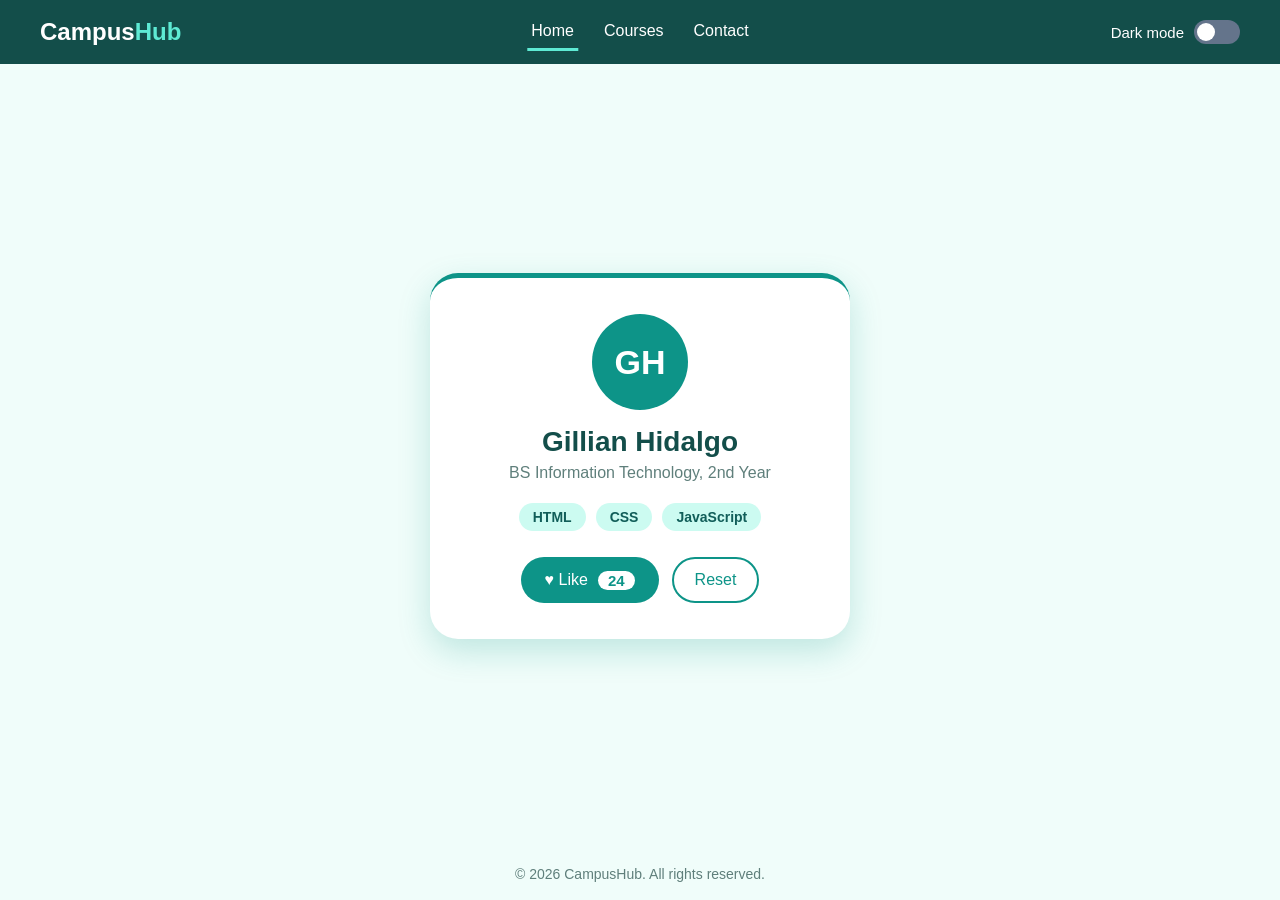
<file: index.html>
<!DOCTYPE html>
<html lang="en">
<head>
    <meta charset="UTF-8">
    <meta name="viewport" content="width=device-width, initial-scale=1.0">
    <title>CampusHub</title>
    <link rel="stylesheet" href="styles.css">
</head>
<body>

    <header>
        <a href="#" class="logo">Campus<span>Hub</span></a>

        <nav aria-label="Main navigation">
            <a href="#home" class="nav-link active">Home</a>
            <a href="#courses" class="nav-link">Courses</a>
            <a href="#contact" class="nav-link">Contact</a>
        </nav>

        <!-- NEW: dark mode switch (a real checkbox, styled as a switch) -->
        <label class="theme-switch">
            <span>Dark mode</span>
            <input type="checkbox" id="themeToggle" role="switch">
            <span class="slider"></span>
        </label>
    </header>

    <main>
        <!-- HOME panel: the profile card from the target image (shown by default) -->
        <div class="panel active" id="home">
            <section class="card" id="about">
                <div class="avatar">GH</div>
                <h1 class="name">Gillian Hidalgo</h1>
                <p class="intro">BS Information Technology, 2nd Year</p>

                <ul class="skills-list">
                    <li>HTML</li>
                    <li>CSS</li>
                    <li>JavaScript</li>
                </ul>

                <!-- NEW: the two buttons -->
                <div class="actions">
                    <button type="button" class="btn btn-primary" id="likeBtn">&hearts; Like <span class="count" id="likeCount">24</span></button>
                    <button type="button" class="btn btn-outline" id="resetBtn">Reset</button>
                </div>
            </section>
        </div>

        <!-- COURSES panel -->
        <div class="panel" id="courses">
            <section class="card">
                <h2>My Courses</h2>
                <ul class="course-list">
                    <li>IT 110 &ndash; Web Development Fundamentals</li>
                    <li>Programming Fundamentals</li>
                    <li>Computer Fundamentals</li>
                </ul>
            </section>
        </div>

        <!-- CONTACT panel -->
        <div class="panel" id="contact">
            <section class="card">
                <h2>Contact Me</h2>
                <form id="contactForm">
                    <input type="text" id="contactName" placeholder="Your name" required autocomplete="off">
                    <textarea id="contactMsg" placeholder="Your message" rows="3" required></textarea>
                    <button type="submit" class="btn btn-primary">Send</button>
                </form>
                <p id="contactStatus" class="status"></p>
            </section>
        </div>
    </main>

    <footer>
        <p>&copy; 2026 CampusHub. All rights reserved.</p>
    </footer>

    <script src="script.js"></script>
</body>
</html>
</file>
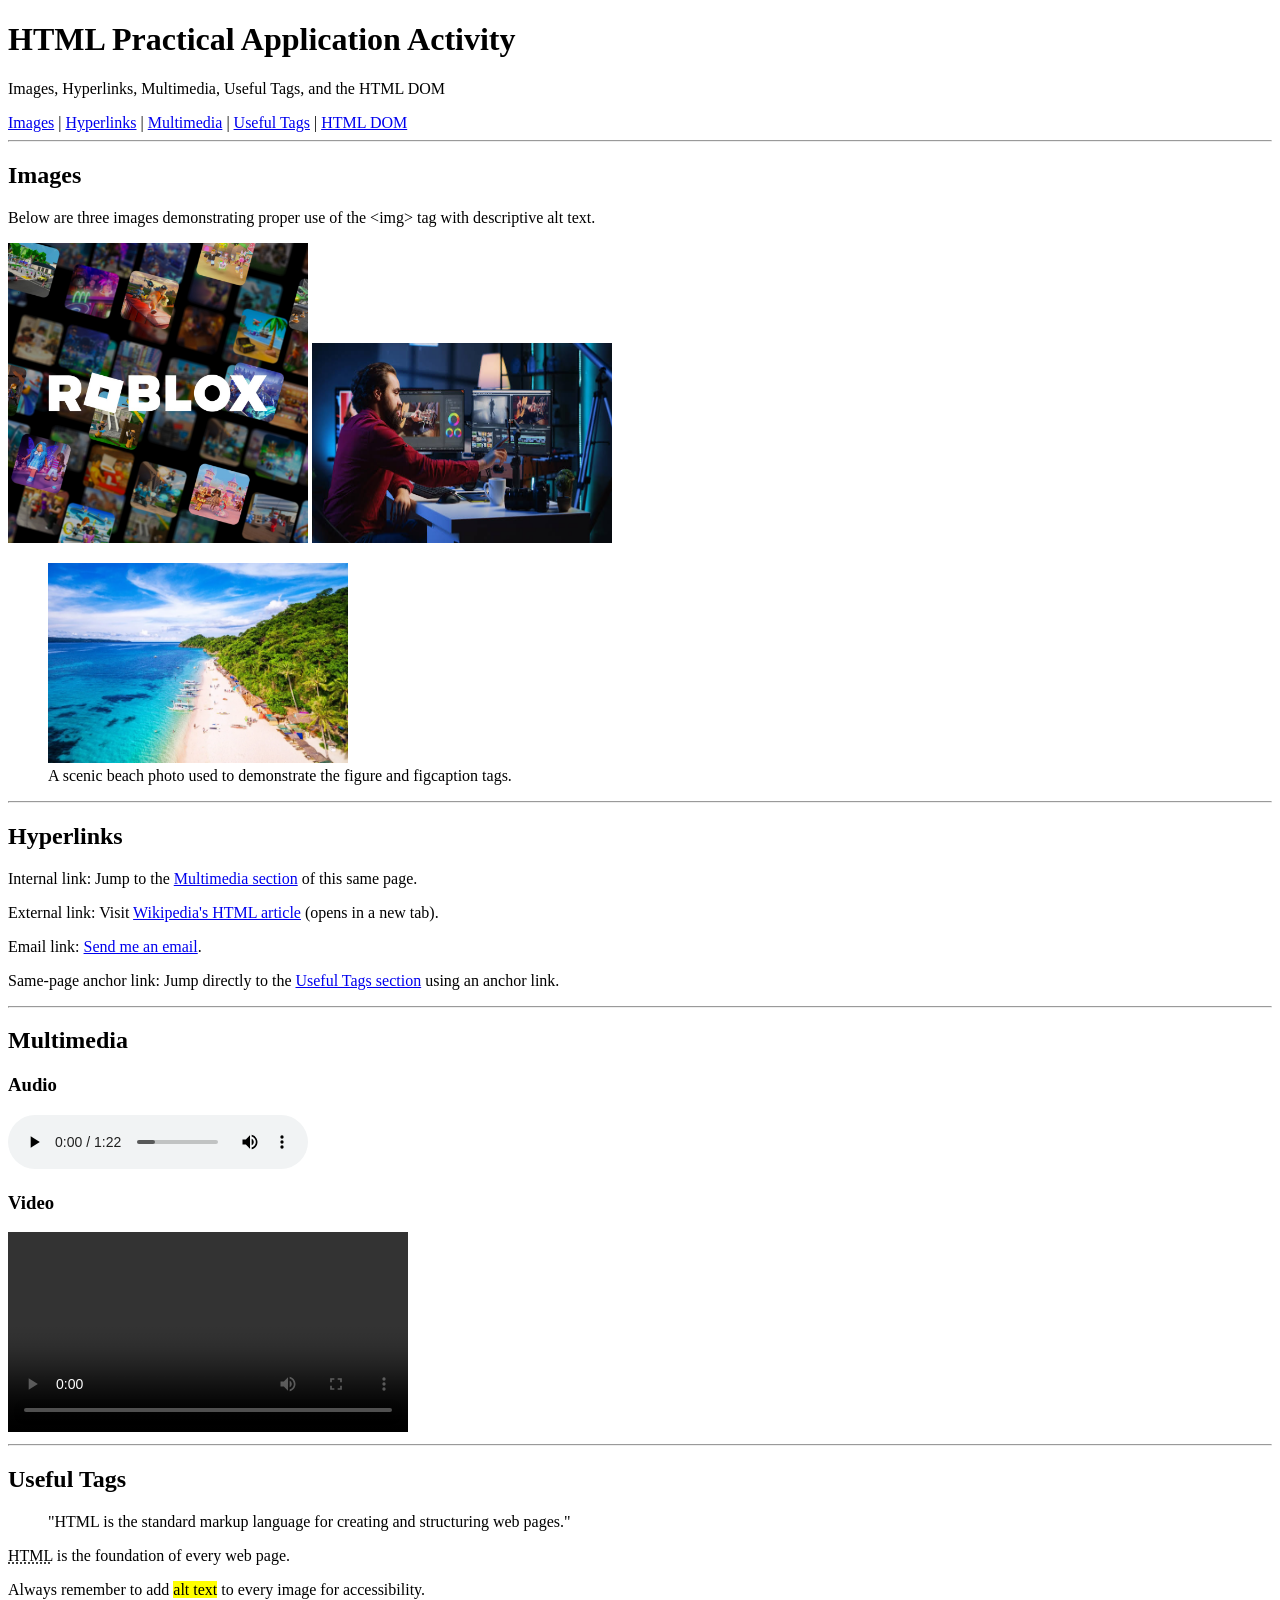
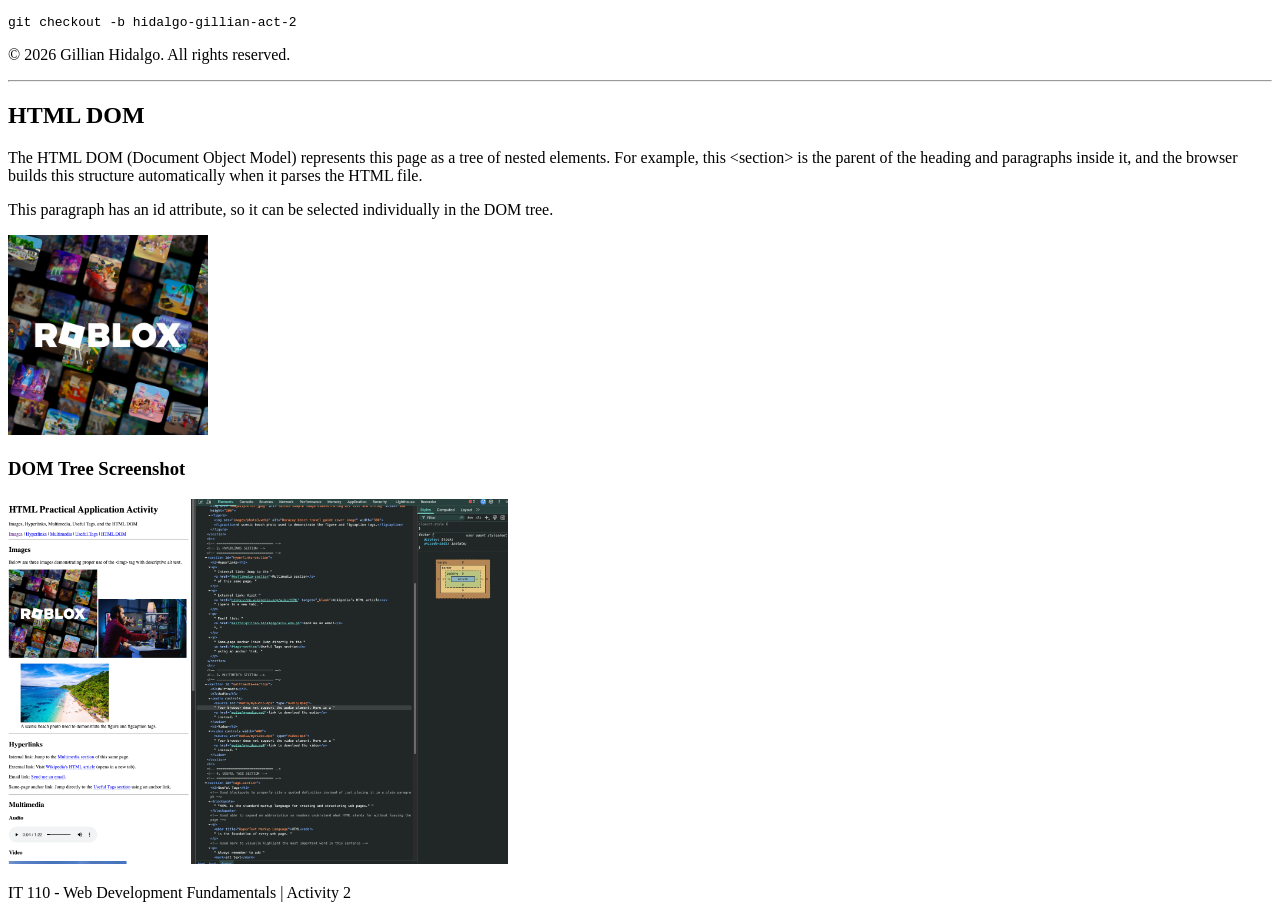
<file: activity.html>
<!DOCTYPE html>
<html lang="en">
<head>
    <meta charset="UTF-8">
    <meta name="viewport" content="width=device-width, initial-scale=1.0">
    <title>HTML Activity 2 - Gillian Hidalgo</title>
</head>
<body>

    <header id="main-header">
        <h1 id="main-heading">HTML Practical Application Activity</h1>
        <p>Images, Hyperlinks, Multimedia, Useful Tags, and the HTML DOM</p>
        <nav>
            <a href="#images-section">Images</a> |
            <a href="#hyperlinks-section">Hyperlinks</a> |
            <a href="#multimedia-section">Multimedia</a> |
            <a href="#tags-section">Useful Tags</a> |
            <a href="#dom-section">HTML DOM</a>
        </nav>
    </header>

    <hr>

    <!-- ============================= -->
    <!-- 1. IMAGES SECTION -->
    <!-- ============================= -->
    <section id="images-section">
        <h2>Images</h2>

        <p>Below are three images demonstrating proper use of the &lt;img&gt; tag with descriptive alt text.</p>

        <img src="images/photo1.jpg" alt="First sample image demonstrating the img tag" width="300">

        <img src="images/photo2.jpeg" alt="Second sample image demonstrating alt text and sizing" width="300" height="200">

        <figure>
            <img src="images/photo3.webp" alt="Boracay beach travel guide cover image" width="300">
            <figcaption>A scenic beach photo used to demonstrate the figure and figcaption tags.</figcaption>
        </figure>

    </section>

    <hr>

    <!-- ============================= -->
    <!-- 2. HYPERLINKS SECTION -->
    <!-- ============================= -->
    <section id="hyperlinks-section">
        <h2>Hyperlinks</h2>

        <p>
            Internal link: Jump to the
            <a href="#multimedia-section">Multimedia section</a> of this same page.
        </p>

        <p>
            External link: Visit
            <a href="https://en.wikipedia.org/wiki/HTML" target="_blank">Wikipedia's HTML article</a>
            (opens in a new tab).
        </p>

        <p>
            Email link:
            <a href="mailto:gillian.hidalgo@carsu.edu.ph">Send me an email</a>.
        </p>

        <p>
            Same-page anchor link: Jump directly to the
            <a href="#tags-section">Useful Tags section</a> using an anchor link.
        </p>

    </section>

    <hr>

    <!-- ============================= -->
    <!-- 3. MULTIMEDIA SECTION -->
    <!-- ============================= -->
    <section id="multimedia-section">
        <h2>Multimedia</h2>

        <h3>Audio</h3>
        <audio controls>
            <source src="media/myaudio.mp3" type="audio/mpeg">
            Your browser does not support the audio element. Here is a
            <a href="media/myaudio.mp3">link to download the audio</a> instead.
        </audio>

        <h3>Video</h3>
        <video controls width="400">
            <source src="media/myvideo.mp4" type="video/mp4">
            Your browser does not support the video element. Here is a
            <a href="media/myvideo.mp4">link to download the video</a> instead.
        </video>

    </section>

    <hr>

    <!-- ============================= -->
    <!-- 4. USEFUL TAGS SECTION -->
    <!-- ============================= -->
    <section id="tags-section">
        <h2>Useful Tags</h2>

        <!-- Used blockquote to properly cite a quoted definition instead of just placing it in a plain paragraph -->
        <blockquote>
            "HTML is the standard markup language for creating and structuring web pages."
        </blockquote>

        <!-- Used abbr to expand an abbreviation so readers understand what HTML stands for without leaving the page -->
        <p>
            <abbr title="HyperText Markup Language">HTML</abbr> is the foundation of every web page.
        </p>

        <!-- Used mark to visually highlight the most important word in this sentence -->
        <p>
            Always remember to add <mark>alt text</mark> to every image for accessibility.
        </p>

        <!-- Used code and pre together to display a properly formatted, monospaced code snippet -->
        <pre><code>git checkout -b hidalgo-gillian-act-2</code></pre>

        <!-- Used an HTML character entity to correctly display a copyright symbol without breaking the markup -->
        <p>&copy; 2026 Gillian Hidalgo. All rights reserved.</p>

    </section>

    <hr>

    <!-- ============================= -->
    <!-- 5. HTML DOM SECTION -->
    <!-- ============================= -->
    <section id="dom-section">
        <h2>HTML DOM</h2>

        <p>
            The HTML DOM (Document Object Model) represents this page as a tree of nested elements.
            For example, this &lt;section&gt; is the parent of the heading and paragraphs inside it,
            and the browser builds this structure automatically when it parses the HTML file.
        </p>

        <p id="dom-example-text">
            This paragraph has an id attribute, so it can be selected individually in the DOM tree.
        </p>

        <img id="dom-example-image" src="images/photo1.jpg" alt="Example image referenced in DOM screenshot" width="200">

        <h3>DOM Tree Screenshot</h3>
        <img src="dom-tree.png" alt="Screenshot of the DOM tree shown in browser DevTools" width="500">

    </section>

    <footer>
        <p>IT 110 - Web Development Fundamentals | Activity 2</p>
    </footer>

    <!--
        DOM Parent-Child Explanation:
        [Fill this in after inspecting your own page in DevTools. Example structure to guide you:]
        In the DOM tree, the <body> element is the parent of every <section> on this page, including
        #images-section, #hyperlinks-section, and #dom-section. Within #dom-section, the <h2> heading
        and the paragraph with id="dom-example-text" are both direct children of the <section> element,
        making them sibling nodes rather than parent-child to each other. The image with
        id="dom-example-image" is also a child of #dom-section, placed after the paragraph in the DOM tree.
        Similarly, inside the Images section, the <figcaption> is a child of its <figure> parent, not of
        the <section> directly, showing how nesting groups related elements together under a shared parent.
    -->

</body>
</html>
</file>
<file: styles.css>
/* =========================================================
   IT 110 - Recreate the Page (upgrade of my Activity 3 profile card)
   Name: Gillian Hidalgo
   ========================================================= */

/* ---------- Color variables (easy to change, and used for dark mode) ---------- */
:root {
    --nav-bg: #134e4a;
    --page-bg: #f0fdfa;
    --card-bg: #ffffff;
    --text: #134e4a;
    --muted: #5f7f7b;
    --primary: #0d9488;
    --tag-bg: #ccfbf1;
    --tag-text: #115e59;
    --accent: #5eead4;
    --shadow: 0 12px 32px rgba(13, 148, 136, 0.22);
}

/* Dark theme: JS adds the class "dark" to <body> */
body.dark {
    --nav-bg: #042f2e;
    --page-bg: #0b1f1e;
    --card-bg: #123332;
    --text: #e6fffb;
    --muted: #8fb5b0;
    --tag-bg: #115e59;
    --tag-text: #99f6e4;
    --shadow: 0 12px 32px rgba(0, 0, 0, 0.5);
}

/* ---------- Reset ---------- */
* {
    margin: 0;
    padding: 0;
    box-sizing: border-box;
}

body {
    min-height: 100vh;
    display: flex;
    flex-direction: column;
    font-family: "Trebuchet MS", Verdana, sans-serif;
    background-color: var(--page-bg);
    color: var(--text);
    transition: background-color 0.3s, color 0.3s;
}

/* ---------- Header / navigation ---------- */
header {
    height: 64px;
    padding: 0 40px;
    display: flex;
    align-items: center;
    justify-content: space-between;
    background-color: var(--nav-bg);
    color: white;
}

.logo {
    font-size: 24px;
    font-weight: bold;
    color: white;
    text-decoration: none;
}

.logo span {
    color: #5eead4;
}

nav {
    position: absolute;
    left: 50%;
    transform: translateX(-50%);
    display: flex;
    gap: 22px;
}

.nav-link {
    padding: 8px 4px 8px;
    border-bottom: 3px solid transparent;
    color: white;
    font-size: 16px;
    text-decoration: none;
}

.nav-link:hover {
    border-bottom-color: rgba(94, 234, 212, 0.5);
}

.nav-link.active {
    border-bottom-color: var(--accent);
}

/* ---------- Dark mode switch ---------- */
.theme-switch {
    display: flex;
    align-items: center;
    gap: 10px;
    cursor: pointer;
    font-size: 15px;
}

.theme-switch input {
    position: absolute;       /* hide the real checkbox, but keep it usable */
    opacity: 0;
}

.slider {
    position: relative;
    width: 46px;
    height: 24px;
    border-radius: 12px;
    background-color: #64748b;
    transition: background-color 0.3s;
}

.slider::before {
    content: "";
    position: absolute;
    top: 3px;
    left: 3px;
    width: 18px;
    height: 18px;
    border-radius: 50%;
    background-color: white;
    transition: transform 0.3s;
}

.theme-switch input:checked + .slider {
    background-color: var(--primary);
}

.theme-switch input:checked + .slider::before {
    transform: translateX(22px);
}

.theme-switch input:focus-visible + .slider {
    outline: 2px solid var(--accent);
    outline-offset: 2px;
}

/* ---------- Main + profile card ---------- */
main {
    flex: 1;
    display: flex;
    align-items: center;
    justify-content: center;
    padding: 24px;
}

.card {
    width: 420px;
    padding: 36px 30px;
    text-align: center;
    background-color: var(--card-bg);
    border-top: 5px solid var(--primary);
    border-radius: 28px;
    box-shadow: var(--shadow);
    transition: background-color 0.3s;
}

.avatar {
    width: 96px;
    height: 96px;
    margin: 0 auto;
    display: flex;
    align-items: center;
    justify-content: center;
    border-radius: 50%;
    background-color: var(--primary);
    color: white;
    font-size: 34px;
    font-weight: bold;
}

.name {
    margin-top: 16px;
    font-size: 28px;
    color: var(--text);
}

.intro {
    margin-top: 6px;
    font-size: 16px;
    color: var(--muted);
}

/* ---------- Skills list (flexbox + child selector, from Activity 3) ---------- */
.skills-list {
    margin-top: 21px;
    display: flex;
    justify-content: center;
    gap: 10px;
    list-style: none;
}

.skills-list > li {
    padding: 6px 14px;
    border-radius: 20px;
    background-color: var(--tag-bg);
    color: var(--tag-text);
    font-size: 14px;
    font-weight: bold;
}

/* ---------- Buttons ---------- */
.actions {
    margin-top: 26px;
    display: flex;
    justify-content: center;
    gap: 13px;
}

.btn {
    height: 46px;
    padding: 0 24px;
    border-radius: 999px;
    font-size: 16px;
    font-family: inherit;
    cursor: pointer;
    transition: transform 0.1s, background-color 0.2s;
}

.btn:active {
    transform: scale(0.96);
}

.btn-primary {
    display: flex;
    align-items: center;
    gap: 10px;
    border: none;
    background-color: var(--primary);
    color: white;
}

.btn-primary:hover {
    background-color: #0f766e;
}

.count {
    padding: 1px 10px;
    border-radius: 12px;
    background-color: white;
    color: var(--primary);
    font-size: 15px;
    font-weight: bold;
}

.btn-outline {
    padding: 0 21px;
    border: 2px solid var(--primary);
    background-color: transparent;
    color: var(--primary);
}

.btn-outline:hover {
    background-color: var(--primary);
    color: white;
}

body.dark .btn-outline {
    color: #5eead4;
    border-color: #2dd4bf;
}

body.dark .btn-outline:hover {
    color: white;
}

/* ---------- Panels (Home / Courses / Contact) ---------- */
/* Only the panel with the class "active" is shown; the others are removed. */
.panel {
    display: none;
}

.panel.active {
    display: block;
}

.card h2 {
    font-size: 24px;
    color: var(--text);
    margin-bottom: 18px;
}

.course-list {
    list-style: none;
    text-align: left;
}

.course-list li {
    padding: 12px 16px;
    margin-bottom: 10px;
    border-radius: 12px;
    background-color: var(--tag-bg);
    color: var(--tag-text);
    font-weight: bold;
}

#contactForm {
    display: flex;
    flex-direction: column;
    gap: 12px;
}

#contactForm input,
#contactForm textarea {
    padding: 12px 14px;
    border: 2px solid var(--tag-bg);
    border-radius: 12px;
    background-color: transparent;
    color: var(--text);
    font-family: inherit;
    font-size: 16px;
    resize: vertical;
}

#contactForm input:focus,
#contactForm textarea:focus {
    outline: none;
    border-color: var(--primary);
}

#contactForm .btn {
    align-self: center;
    justify-content: center;
}

.status {
    margin-top: 14px;
    min-height: 22px;
    color: var(--primary);
    font-weight: bold;
}

/* ---------- Footer ---------- */
footer {
    height: 52px;
    display: flex;
    align-items: center;
    justify-content: center;
    text-align: center;
    font-size: 14px;
    color: var(--muted);
}
</file>
